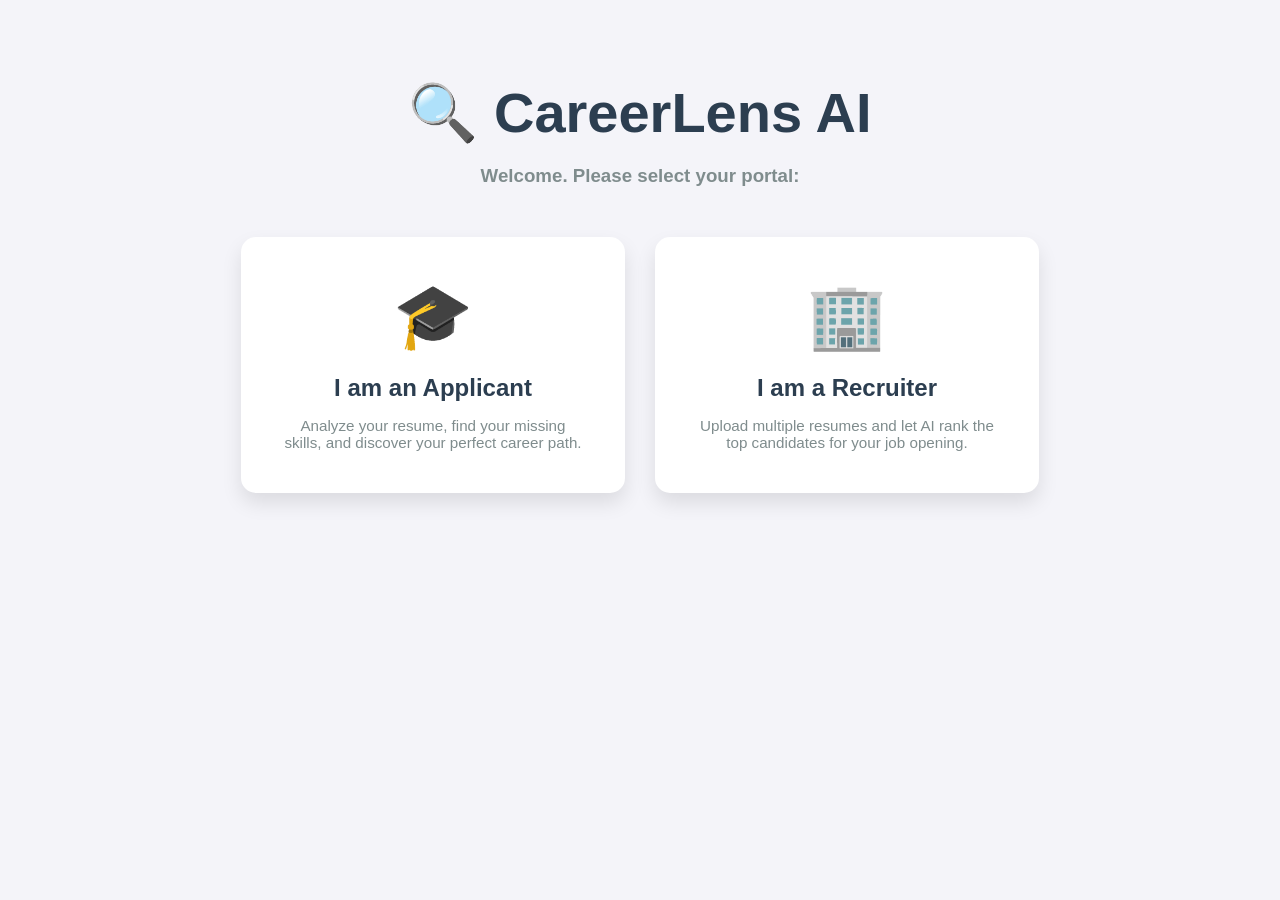
<file: templates/index.html>
<!DOCTYPE html>
<html lang="en">

<head>
    <meta charset="UTF-8">
    <title>CareerLens AI - Login</title>
    <style>
        body {
            font-family: sans-serif;
            text-align: center;
            margin-top: 80px;
            background-color: #f4f4f9;
        }

        .main-title {
            color: #2c3e50;
            font-size: 3.5rem;
            margin-bottom: 10px;
        }

        .sub-title {
            color: #7f8c8d;
            margin-bottom: 50px;
        }

        .role-container {
            display: flex;
            justify-content: center;
            gap: 30px;
            flex-wrap: wrap;
        }

        /* The giant role selection buttons */
        .role-card {
            width: 300px;
            background: white;
            padding: 40px;
            border-radius: 15px;
            box-shadow: 0 10px 20px rgba(0, 0, 0, 0.1);
            text-decoration: none;
            color: inherit;
            transition: transform 0.2s;
            border: 2px solid transparent;
        }

        .role-card:hover {
            transform: translateY(-10px);
            border: 2px solid #667eea;
        }

        .icon {
            font-size: 4rem;
            margin-bottom: 20px;
        }

        .role-title {
            font-size: 1.5rem;
            color: #2c3e50;
            font-weight: bold;
            margin-bottom: 15px;
        }

        .role-desc {
            color: #7f8c8d;
            font-size: 0.95rem;
        }
    </style>
</head>

<body>

    <h1 class="main-title">🔍 CareerLens AI</h1>
    <h3 class="sub-title">Welcome. Please select your portal:</h3>

    <div class="role-container">

        <!-- Button to go to the Applicant Page -->
        <a href="/applicant" class="role-card">
            <div class="icon">🎓</div>
            <div class="role-title">I am an Applicant</div>
            <div class="role-desc">Analyze your resume, find your missing skills, and discover your perfect career path.
            </div>
        </a>

        <!-- Button to go to the Recruiter Page -->
        <a href="/recruiter" class="role-card">
            <div class="icon">🏢</div>
            <div class="role-title">I am a Recruiter</div>
            <div class="role-desc">Upload multiple resumes and let AI rank the top candidates for your job opening.
            </div>
        </a>

    </div>

</body>

</html>
</file>
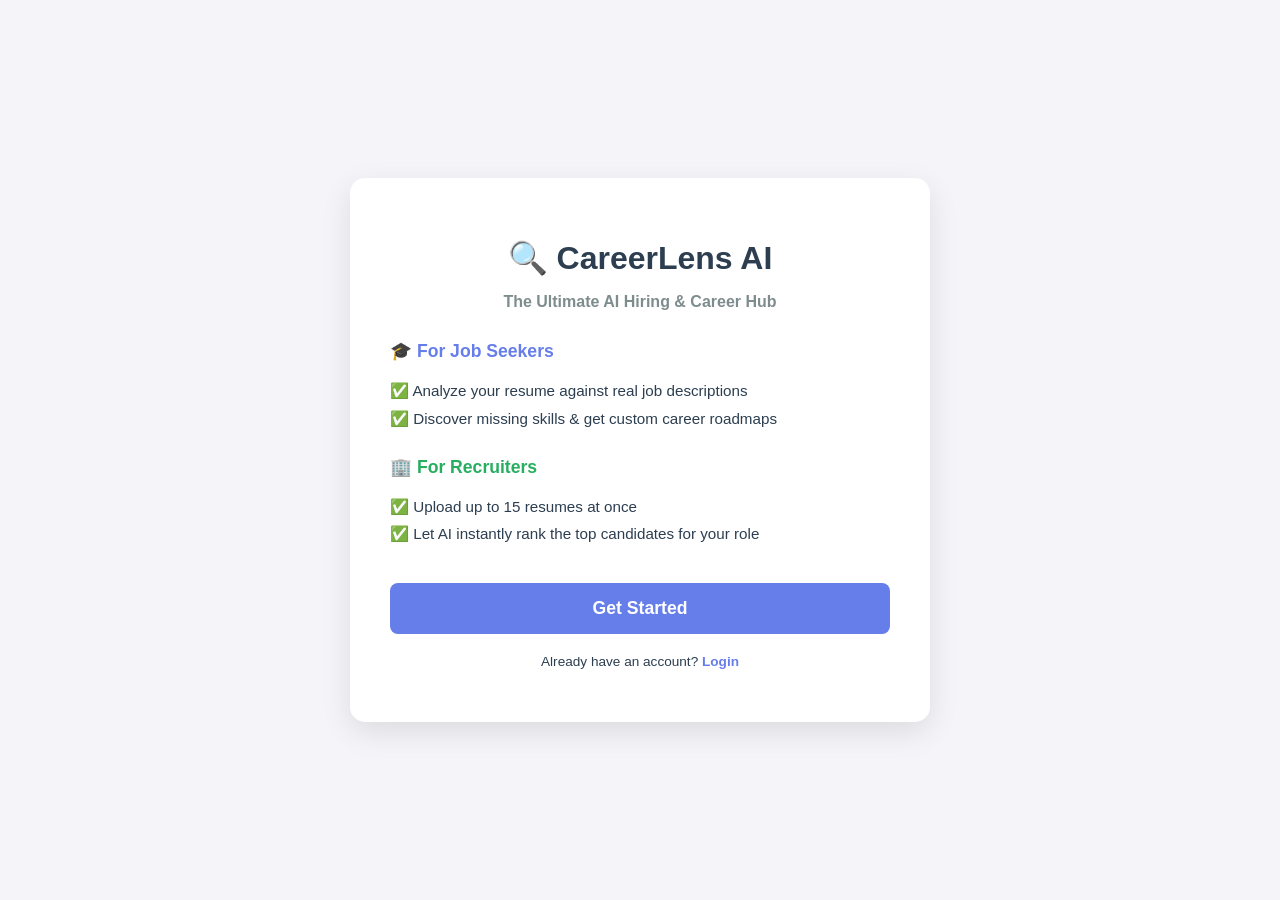
<file: templates/landing.html>
<!DOCTYPE html>
<html lang="en">

<head>
    <meta charset="UTF-8">
    <title>CareerLens AI - Welcome</title>
    <!-- Here is the magic link that connects to our new global CSS file! -->
    <link rel="stylesheet" href="/static/style.css">
</head>

<body>

    <!-- I made the card slightly wider (500px) to fit all the new text comfortably -->
    <div class="card" style="text-align: left; width: 500px;">

        <h1 class="title" style="text-align: center;">🔍 CareerLens AI</h1>
        <h3 class="subtitle" style="text-align: center; margin-bottom: 30px;">The Ultimate AI Hiring & Career Hub</h3>

        <!-- Applicant Benefits -->
        <h4 style="color: #667eea; margin-bottom: 5px; font-size: 1.1rem;">🎓 For Job Seekers</h4>
        <ul style="list-style-type: none; padding: 0; line-height: 1.8; margin-bottom: 25px; font-size: 0.95rem;">
            <li>✅ Analyze your resume against real job descriptions</li>
            <li>✅ Discover missing skills & get custom career roadmaps</li>
        </ul>

        <!-- Recruiter Benefits -->
        <h4 style="color: #27ae60; margin-bottom: 5px; font-size: 1.1rem;">🏢 For Recruiters</h4>
        <ul style="list-style-type: none; padding: 0; line-height: 1.8; margin-bottom: 35px; font-size: 0.95rem;">
            <li>✅ Upload up to 15 resumes at once</li>
            <li>✅ Let AI instantly rank the top candidates for your role</li>
        </ul>

        <!-- Button goes to the Signup page -->
        <a href="/signup">
            <button class="btn btn-blue">Get Started</button>
        </a>

        <p style="text-align: center; margin-top: 20px;">
            Already have an account? <a href="/login"
                style="color: #667eea; font-weight: bold; text-decoration: none;">Login</a>
        </p>

    </div>

</body>

</html>
</file>
<file: static/style.css>
/* 1. GLOBAL STYLES (The Canvas)*/

body {
    font-family: sans-serif;
    background-color: #f4f4f9;
    color: #2c3e50;
    margin: 0;
    padding: 0;
    /* The next 3 lines perfectly center everything on the screen! */
    display: flex;
    justify-content: center;
    align-items: center;
    min-height: 100vh;
}

/* 2. REUSABLE BOXES (The Cards)*/

.card {
    background-color: white;
    width: 400px;
    padding: 40px;
    border-radius: 15px;
    /* Rounded corners */
    box-shadow: 0 10px 30px rgba(0, 0, 0, 0.1);
    /* Soft floating shadow */
    text-align: center;
}

/*  3. REUSABLE TEXT STYLES*/

.title {
    font-size: 2rem;
    margin-bottom: 10px;
}

.subtitle {
    font-size: 1rem;
    color: #7f8c8d;
    margin-bottom: 30px;
}

/* 4. REUSABLE INPUTS & BUTTONS*/

.input-field {
    width: 100%;
    padding: 12px;
    margin-bottom: 20px;
    border: 1px solid #ccc;
    border-radius: 5px;
    box-sizing: border-box;
    /* Stops the box from poking out the sides */
    font-size: 1rem;
}

.btn {
    width: 100%;
    padding: 15px;
    border: none;
    border-radius: 8px;
    font-size: 1.1rem;
    font-weight: bold;
    cursor: pointer;
    color: white;
}

/* Now we can paint any button blue or green just by using these names! */
.btn-blue {
    background-color: #667eea;
}

.btn-green {
    background-color: #27ae60;
}

/* 5. MAKE LABELS & PARAGRAPHS SMALLER*/

label b,
p {
    font-size: 0.85rem;
    /* This shrinks the text by 15% */
}

/*6. RECRUITER DASHBOARD */

.dashboard-container {
    position: absolute;
    top: 0;
    left: 0;
    display: flex;
    width: 100vw;
    height: 100vh;
    background-color: #f4f4f9;
}

.sidebar {
    width: 250px;
    background-color: #ffffff;
    padding: 30px;
    box-shadow: 2px 0 10px rgba(0, 0, 0, 0.05);
    display: flex;
    flex-direction: column;
}

.sidebar .logo-text {
    font-size: 1.5rem;
    color: #2c3e50;
    margin-bottom: 40px;
    font-weight: bold;
}

.nav-links {
    display: flex;
    flex-direction: column;
    gap: 15px;
}

.nav-links a {
    text-decoration: none;
    color: #7f8c8d;
    padding: 12px 15px;
    border-radius: 8px;
    font-weight: bold;
    transition: 0.3s;
}

.nav-links a.active,
.nav-links a:hover {
    background-color: #e2f0d9;
    color: #27ae60;
}

.nav-links a.logout-btn {
    margin-top: auto;
    color: #e74c3c;
    background-color: #fcebeb;
}

.main-content {
    flex-grow: 1;
    padding: 50px;
    overflow-y: auto;
}

.dashboard-header h1 {
    font-size: 2.5rem;
    color: #2c3e50;
    margin-bottom: 10px;
}

.file-drop-area {
    border: 2px dashed #ccc;
    padding: 40px;
    text-align: center;
    background: #fdfdfd;
    border-radius: 10px;
    margin-bottom: 20px;
    transition: 0.3s;
}

.file-drop-area:hover {
    border-color: #3498db;
    background: #f0f8ff;
}

.file-drop-area p {
    color: #7f8c8d;
    font-weight: bold;
    font-size: 1.1rem;
}

/* Fix the inputs in the dashboard so they stretch fully */
.dashboard-container .input-field {
    width: 100%;
}
</file>
